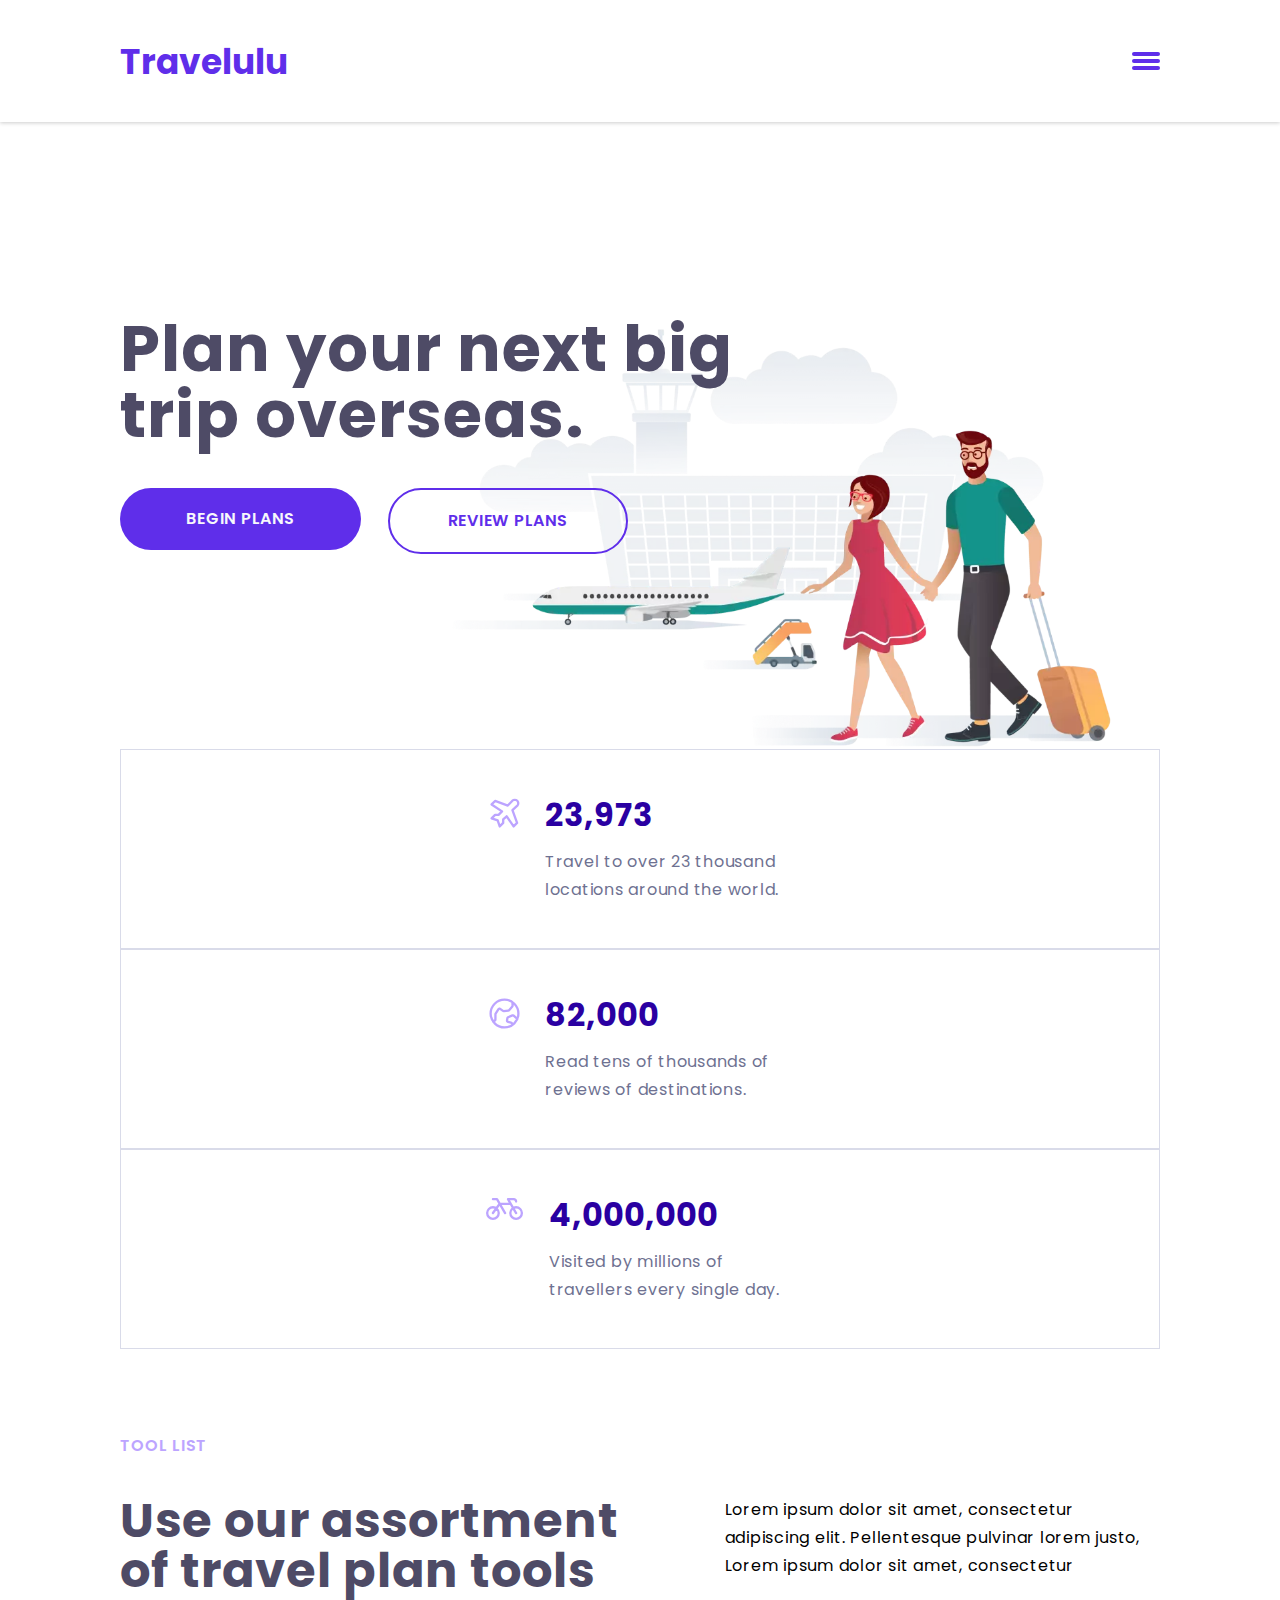
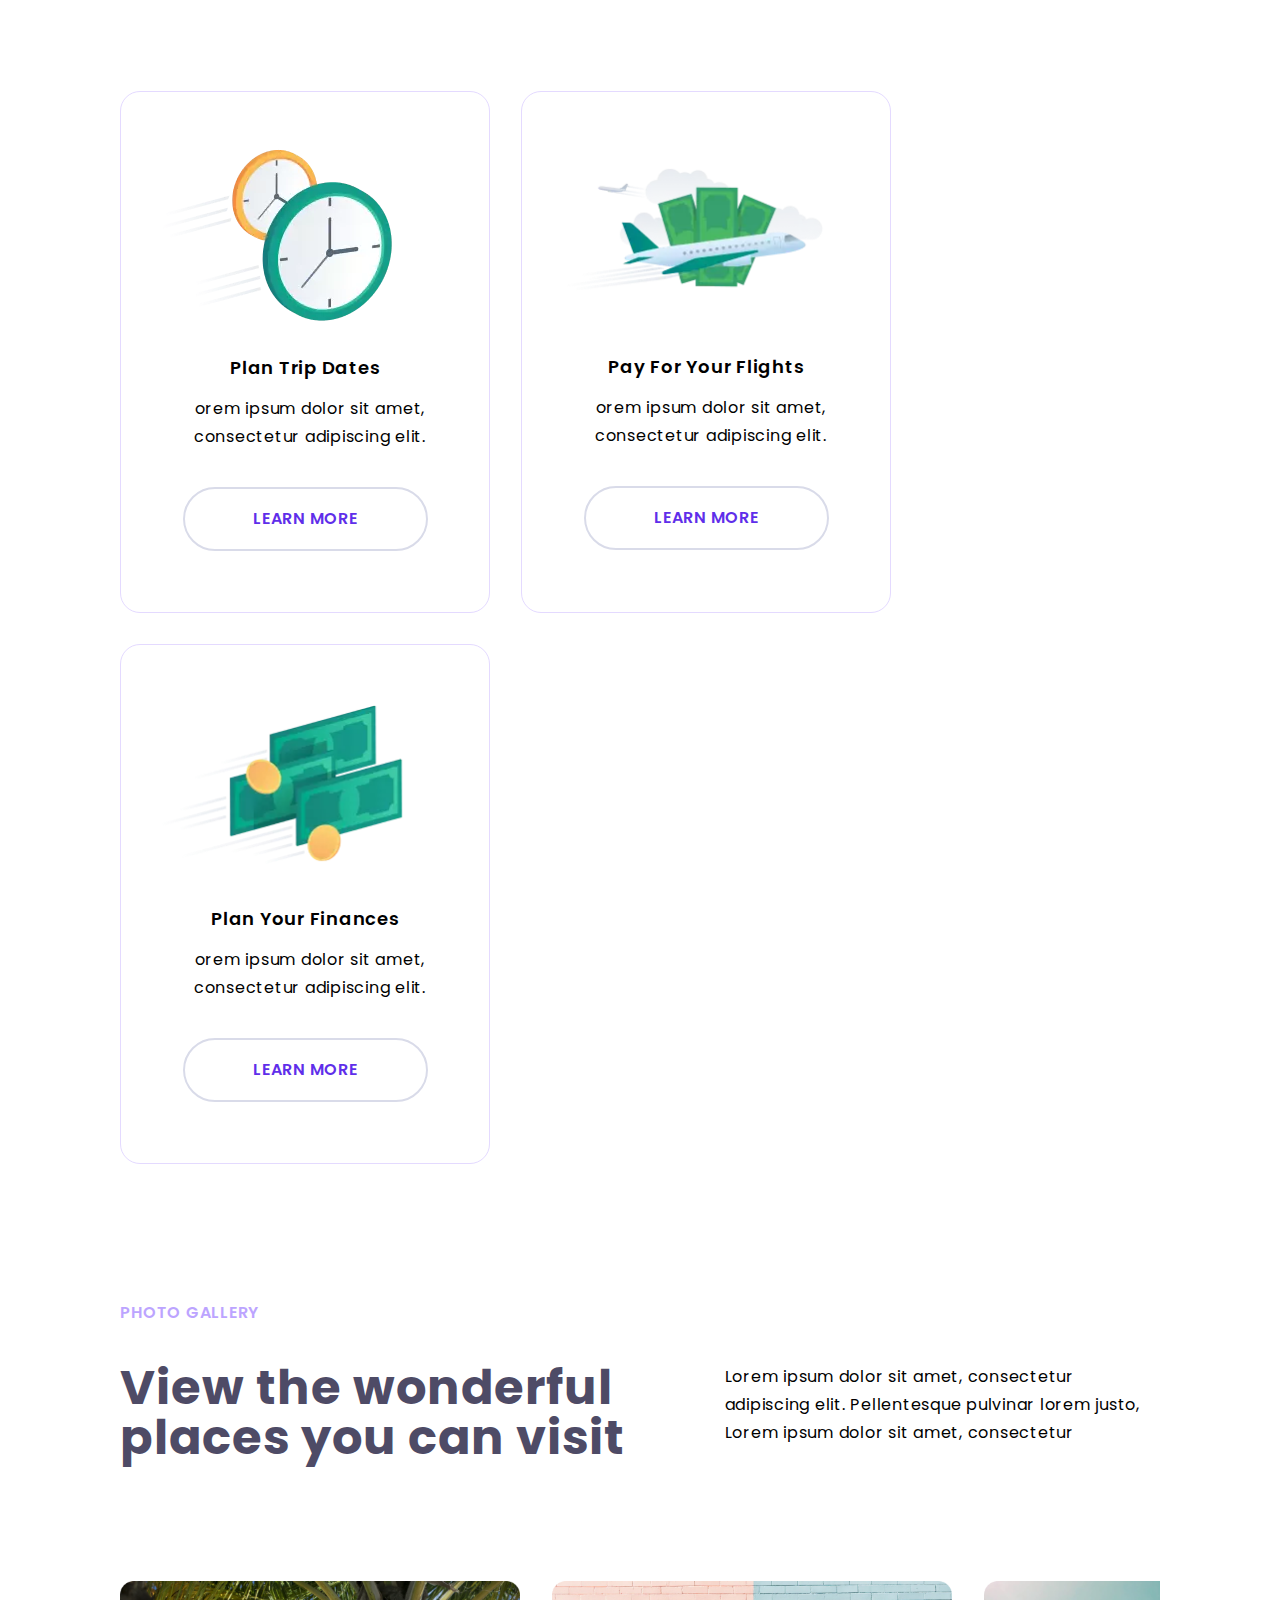
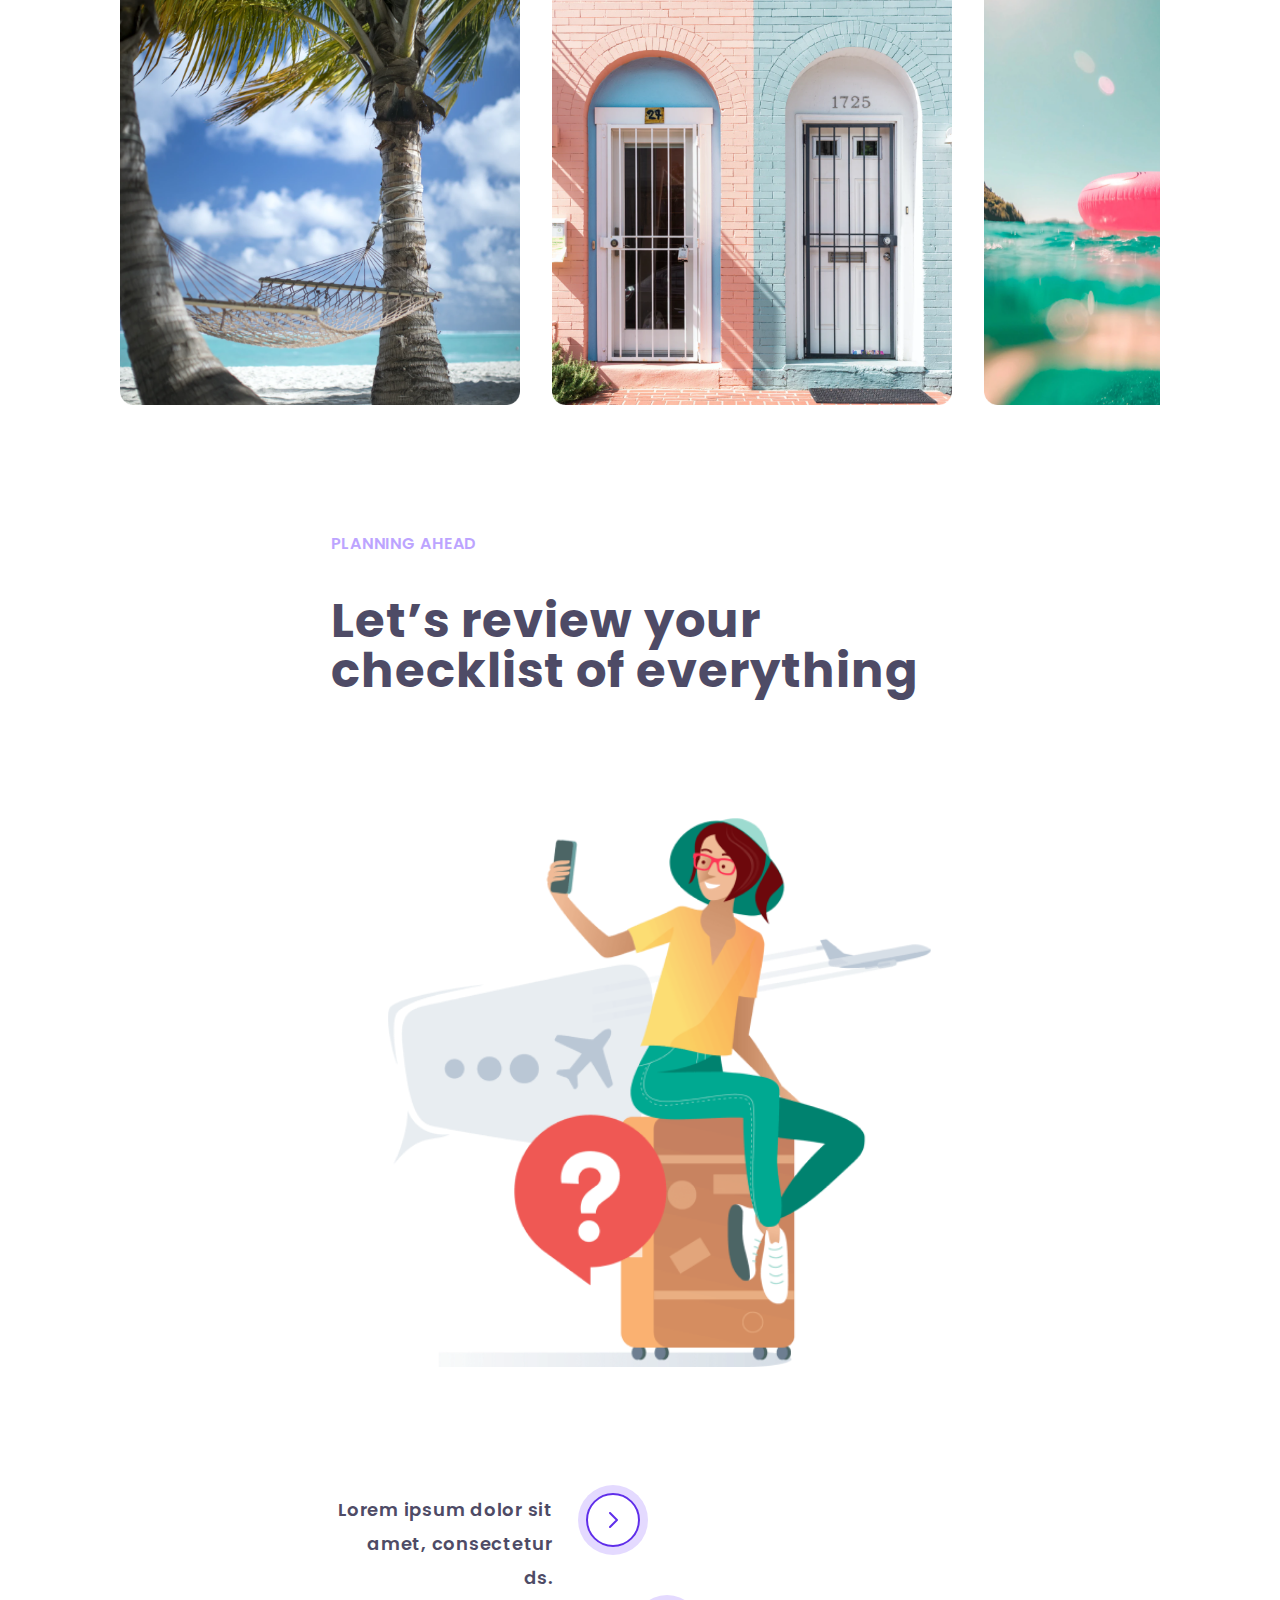
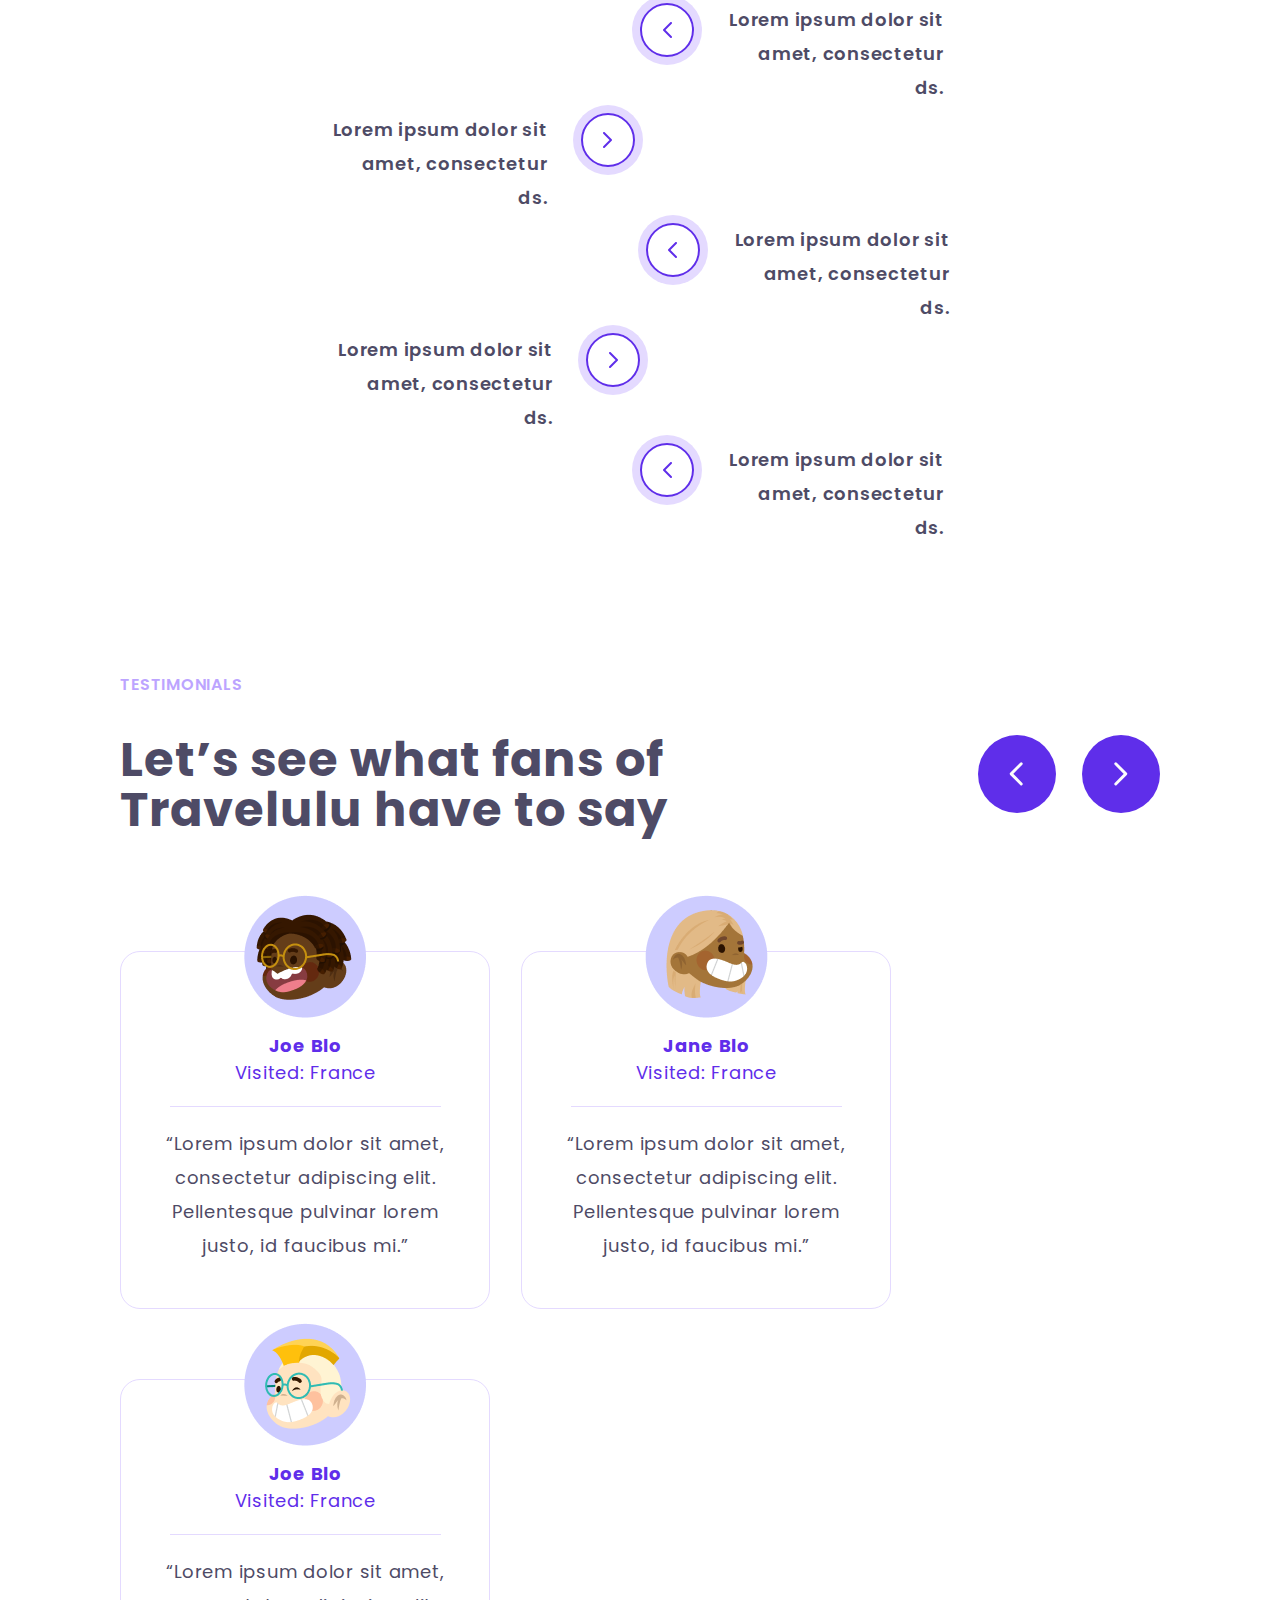
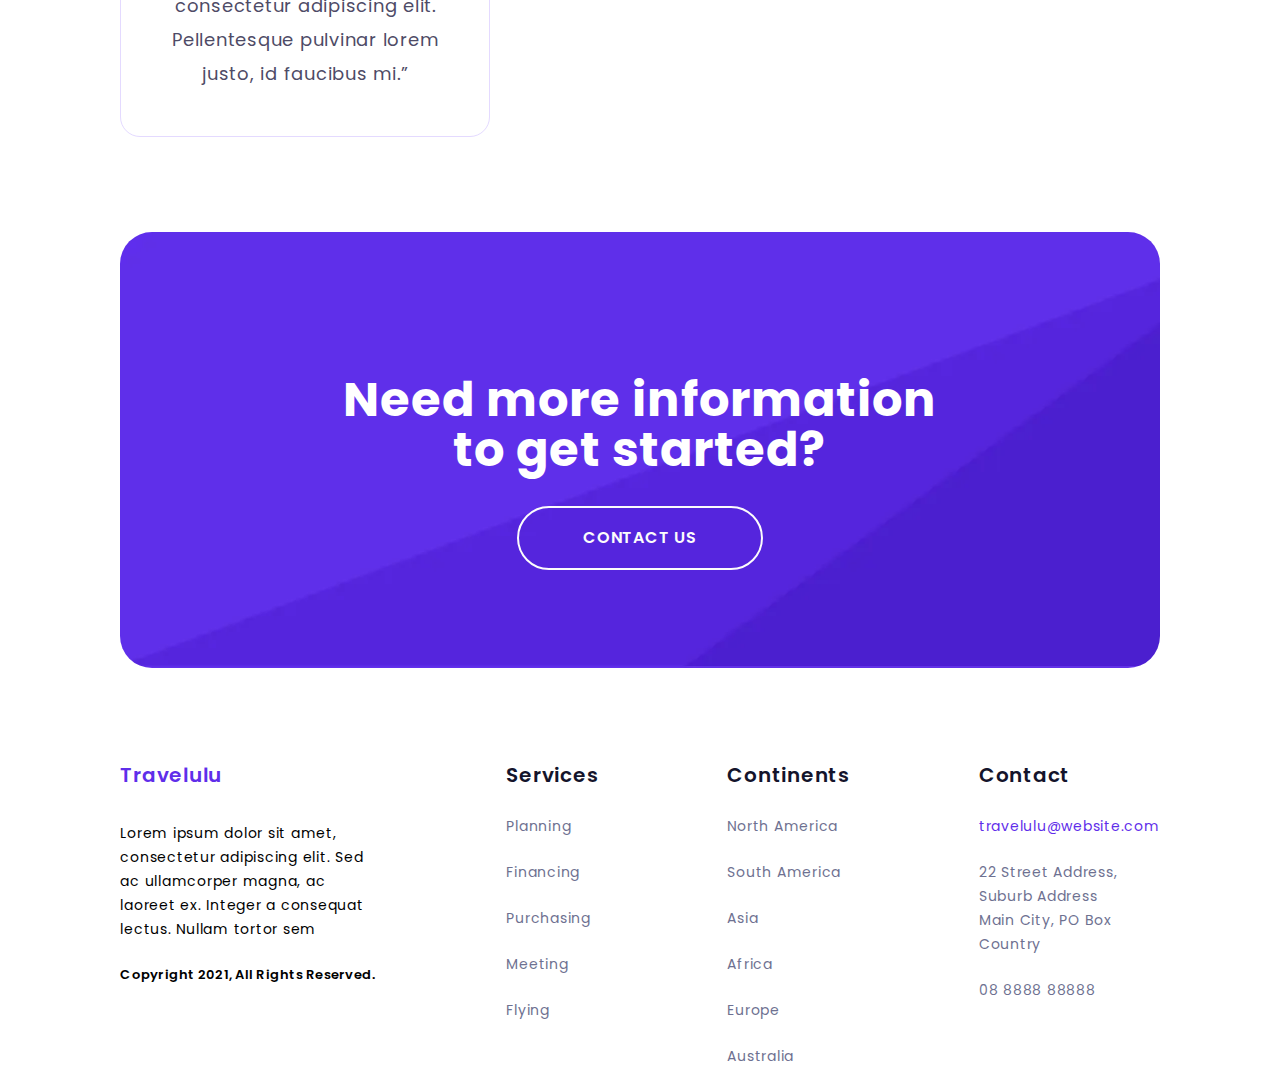
<file: index.html>
<!DOCTYPE html>
<html lang="en">
<head>
    <meta charset="UTF-8">
    <meta name="viewport" content="width=device-width, initial-scale=1.0">
    <link rel="preconnect" href="https://fonts.googleapis.com">
    <link rel="preconnect" href="https://fonts.gstatic.com" crossorigin>
    <link href="https://fonts.googleapis.com/css2?family=Poppins:wght@400;500;600;700&display=swap" rel="stylesheet">
    <link rel="stylesheet" href="css/style.css">
    <title>main page</title>
</head>
<body>
    <header>
        <div class="container">
            <nav>
                <p class="logo header-logo"><a href="index.html" target="_blank" rel="noopener noreferrer">Travelulu</a></p>
                <div class="menu">
                    <svg width="28" height="18" viewBox="0 0 28 18" fill="none" xmlns="http://www.w3.org/2000/svg">
                    <rect width="28" height="4" rx="2" fill="#5F2EEA"/>
                    <rect y="7" width="28" height="4" rx="2" fill="#5F2EEA"/>
                    <rect y="14" width="28" height="4" rx="2" fill="#5F2EEA"/>
                    </svg>
                    <ul class="menu-list">
                        <li class="menu__item"><p class="logo menu-logo"><a href="index.html">Travelulu</a></p>
                            <svg width="24" height="24" viewBox="0 0 24 24" fill="none" xmlns="http://www.w3.org/2000/svg">
                                <rect x="3.51465" y="0.686279" width="28" height="4" rx="2" transform="rotate(45 3.51465 0.686279)" fill="#F3EFFF"/>
                                <rect width="28" height="4" rx="2" transform="matrix(-0.707107 0.707107 0.707107 0.707107 20.4863 0.686279)" fill="#F3EFFF"/>
                            </svg>
                        </li>
                        <li class="menu__item"><a class="menu__link" href="#home">Home</a></li>
                        <li class="menu__item">
                            <svg width="9" height="16" viewBox="0 0 9 16" fill="none" xmlns="http://www.w3.org/2000/svg">
                                <rect x="1.09277" width="10.8204" height="1.54577" rx="0.772885" transform="rotate(45 1.09277 0)" fill="#F3EFFF"/>
                                <rect width="10.8204" height="1.54577" rx="0.772885" transform="matrix(-0.707107 0.707107 0.707107 0.707107 7.65137 6.56958)" fill="#F3EFFF"/>
                            </svg>
                            <a class="menu__link menu__title" href="#services">
                            Services
                            </a>
                            <ul class="sub-menu">
                                <li><a href="#services">Planning</a></li>
                                <li><a href="#services">Financing</a></li>
                                <li><a href="#services">Purchasing</a></li>
                                <li><a href="#services">Reviewing</a></li>
                                <li><a href="#services">Flying</a></li>
                            </ul>
                        </li>
                        <li class="menu__item">
                            <svg width="9" height="16" viewBox="0 0 9 16" fill="none" xmlns="http://www.w3.org/2000/svg">
                                <rect x="1.09277" width="10.8204" height="1.54577" rx="0.772885" transform="rotate(45 1.09277 0)" fill="#F3EFFF"/>
                                <rect width="10.8204" height="1.54577" rx="0.772885" transform="matrix(-0.707107 0.707107 0.707107 0.707107 7.65137 6.56958)" fill="#F3EFFF"/>
                            </svg>
                            <a class="menu__link menu__title" href="#continents">
                            Continents
                            </a>
                            <ul class="sub-menu">
                                <li><a href="#continents">North America</a></li>
                                <li><a href="#continents">South America</a></li>
                                <li><a href="#continents">Asia</a></li>
                                <li><a href="#continents">Africa</a></li>
                                <li><a href="#continents">Europe</a></li>
                                <li><a href="#continents">Australia</a></li>
                            </ul>
                        </li>
                        <li class="menu__item"><a class="menu__link" href="#contact">Contact</a></li>
                        <li class="menu__item"><a class="menu__link" href="#privacy">Privacy</a></li>
                    </ul>
                </div>
            </nav>    
        </div>
    </header>

    <section class="home">
        <div class="container">
            <div class="home__section" id="home">
                <h1 class="home__h1">Plan your next big trip overseas.</h1>
                <div class="button-group">
                    <form action="error.html" target="_blank">
                        <button class="simple-button simple-button-dark" aria-label="BEGIN PLANS">
                            BEGIN PLANS
                        </button>
                    </form>
                    <form action="error.html" target="_blank">
                        <button class="simple-button simple-button-light" aria-label="REVIEW PLANS">
                            REVIEW PLANS
                        </button>
                    </form>
                </div>
                <div class="home__image-bg"><img src="images/boarding.webp" alt="background"></div>
            </div>    
        </div>
        <div class="container-for-list">  
            <div class="home__list">
                <div class="home__item">
                    <svg width="30" height="30" viewBox="0 0 30 30" fill="none" xmlns="http://www.w3.org/2000/svg">
                        <path d="M27.3168 7.63287L22.4479 12.2046L27.0778 24.9369L23.6054 28.4093L16.6883 18.2844L13.1881 21.4645V24.9369L9.71564 28.4093L7.6622 22.3537L1.61328 20.307L5.08572 16.8345H8.55816L12.0306 13.3621L1.61328 6.41722L5.08572 2.94478L17.818 7.5747L22.406 2.7221L22.3075 2.80436C22.6298 2.48133 23.0126 2.225 23.4341 2.05003C23.8555 1.87505 24.3073 1.78486 24.7637 1.78461C25.22 1.78436 25.6719 1.87405 26.0935 2.04857C26.5152 2.22308 26.8983 2.47899 27.221 2.80166C27.5436 3.12433 27.7995 3.50744 27.9741 3.92908C28.1486 4.35072 28.2383 4.80263 28.238 5.25896C28.2378 5.71528 28.1476 6.16709 27.9726 6.58854C27.7976 7.00998 27.5413 7.39281 27.2183 7.71513L27.3168 7.63287Z" stroke="#BCA4FF" stroke-width="2.31496" stroke-linecap="round" stroke-linejoin="round"/>
                    </svg>
                        
                    <div class="home__item__text">
                        <h3 class="home__item__h1">23,973</h3>
                        <p class="home__item__p">Travel to over 23 thousand locations around the world.</p>
                    </div>
                </div>
                <div class="home__item">
                    <svg width="31" height="31" viewBox="0 0 31 31" fill="none" xmlns="http://www.w3.org/2000/svg">
                        <path d="M4.17346 23.5343L5.86306 22.5144C6.03278 22.4119 6.17335 22.2676 6.27128 22.0952C6.36921 21.9228 6.42122 21.7282 6.42233 21.5299L6.45168 16.3026C6.4529 16.0842 6.51589 15.8706 6.63337 15.6865L9.50429 11.1871C9.58915 11.0542 9.7003 10.9399 9.83091 10.8514C9.96152 10.763 10.1088 10.7021 10.2638 10.6726C10.4188 10.6432 10.5781 10.6457 10.7321 10.68C10.8861 10.7144 11.0314 10.7799 11.1592 10.8724L14.0031 12.9328C14.2439 13.1073 14.5427 13.1824 14.8375 13.1425L19.3922 12.5257C19.6716 12.4878 19.9276 12.3493 20.1121 12.1361L23.3179 8.43209C23.5125 8.20723 23.6131 7.91608 23.5988 7.61904L23.4298 4.10269M24.0653 26.4698L22.5126 24.914C22.3674 24.7685 22.186 24.6643 21.9871 24.6121L18.8824 23.7973C18.6068 23.725 18.3676 23.5536 18.2106 23.3159C18.0535 23.0782 17.9896 22.791 18.0311 22.5091L18.3761 20.1658C18.4052 19.968 18.4851 19.7811 18.6079 19.6234C18.7308 19.4656 18.8924 19.3423 19.077 19.2656L23.4827 17.4344C23.6862 17.3498 23.9097 17.3251 24.1267 17.3631C24.3438 17.4011 24.5455 17.5003 24.7082 17.6491L28.31 20.9433M29.4089 15.5197C29.4089 23.1908 23.1902 29.4095 15.5191 29.4095C7.84805 29.4095 1.62939 23.1908 1.62939 15.5197C1.62939 7.8486 7.84805 1.62994 15.5191 1.62994C23.1902 1.62994 29.4089 7.8486 29.4089 15.5197Z" stroke="#BCA4FF" stroke-width="2.31496" stroke-linecap="round" stroke-linejoin="round"/>
                    </svg>
                                                       
                    <div class="home__item__text">
                            <h3 class="home__item__h1">82,000</h3>
                            <p class="home__item__p">Read tens of thousands of reviews of destinations.</p>
                    </div>    
                </div>
                <div class="home__item">
                    <svg width="38" height="22" viewBox="0 0 38 22" fill="none" xmlns="http://www.w3.org/2000/svg">
                        <path d="M30.0943 3.4764C30.0943 2.86243 29.8504 2.27361 29.4163 1.83947C28.9821 1.40534 28.3933 1.16144 27.7794 1.16144H21.992L30.0943 15.0512M6.94529 1.16144H10.9965L19.0988 15.0512M24.6094 5.79138H13.6973L6.94529 15.0512M35.8815 15.0512C35.8815 18.2475 33.2904 20.8386 30.0942 20.8386C26.8979 20.8386 24.3068 18.2475 24.3068 15.0512C24.3068 11.8549 26.8979 9.2638 30.0942 9.2638C33.2904 9.2638 35.8815 11.8549 35.8815 15.0512ZM12.733 15.0512C12.733 18.2475 10.1419 20.8386 6.9456 20.8386C3.74931 20.8386 1.1582 18.2475 1.1582 15.0512C1.1582 11.8549 3.74931 9.2638 6.9456 9.2638C10.1419 9.2638 12.733 11.8549 12.733 15.0512Z" stroke="#BCA4FF" stroke-width="2.31496" stroke-linecap="round" stroke-linejoin="round"/>
                    </svg>    
                    <div class="home__item__text">
                        <h3 class="home__item__h1">4,000,000</h3>
                        <p class="home__item__p">Visited by millions of travellers every single day.</p>
                    </div>    
                </div>
            </div>
        </div> 
    </section>

    <section class="tool-list">
        <div class="container">
            <div class="tool-list__section">
                <p class="tool-list__name-section name-section">TOOL LIST</p>
                <div class="tool-list__text text">
                    <h2 class="text__h2">Use our assortment of travel plan tools</h2>
                    <p class="text__p">Lorem ipsum dolor sit amet, consectetur adipiscing elit. Pellentesque pulvinar lorem justo, Lorem ipsum dolor sit amet, consectetur </p>
                </div>
                <div class="tool-list__benefits benefits">
                    <div class="benefits__item">
                        <div class="benefits__item__photo"><img src="images/benefits-time.webp" alt="time"></div>
                        <h3 class="benefits__item__h3">Plan Trip Dates</h3>
                        <p class="benefits__item__p">orem ipsum dolor sit amet, consectetur adipiscing elit.</p>
                        <form action="error.html" target="_blank">
                            <button class="benefits__item__button" aria-label="LEARN MORE">LEARN MORE</button>
                        </form>
                    </div>
                    <div class="benefits__item">
                        <div class="benefits__item__photo"><img src="images/benefits-plane.webp" alt="plane"></div>
                        <h3 class="benefits__item__h3">Pay For Your Flights</h3>
                        <p class="benefits__item__p">orem ipsum dolor sit amet, consectetur adipiscing elit. </p>
                        <form action="error.html" target="_blank">
                            <button class="benefits__item__button" aria-label="LEARN MORE">LEARN MORE</button>
                        </form>
                    </div>
                    <div class="benefits__item">
                        <div class="benefits__item__photo"><img src="images/benefits-money.webp" alt="money"></div>
                        <h3 class="benefits__item__h3">Plan Your Finances</h3>
                        <p class="benefits__item__p">orem ipsum dolor sit amet, consectetur adipiscing elit. </p>
                        <form action="error.html" target="_blank">
                            <button class="benefits__item__button" aria-label="LEARN MORE">LEARN MORE</button>
                        </form>
                    </div>
                </div>
            </div>
        </div>
    </section>
    <section class="photo-gallery">
        <div class="container">
            <div class="photo-gallery__section">
                <p class="photo-gallery__name-section name-section">PHOTO GALLERY</p>
                <div class="photo-gallery__text text">
                    <h2 class="text__h2">View the wonderful places you can visit</h2>
                    <p class="text__p">Lorem ipsum dolor sit amet, consectetur adipiscing elit. Pellentesque pulvinar lorem justo, Lorem ipsum dolor sit amet, consectetur </p>
                </div>
                
                <div class="photo-gallery__photos photos">
                    <div class="photos__item"><img src="images/photos__item1.webp" alt="beach"></div>
                    <div class="photos__item"><img src="images/photos__item2.webp" alt="apartments"></div>
                    <div class="photos__item"><img src="images/photos__item3.webp" alt="pool"></div>
                </div>
            </div>
        </div>
    </section>
    
    <section class="planning-ahead">
        <div class="container">
            <div class="planning-ahead__text text">
                <p class="planning-ahead__name-section name-section">PLANNING AHEAD</p>
                <h2 class="text__h2">Let’s review your checklist of everything</h2>
            </div>
            
            <div class="planning-ahead__check-list check-list">
                <div class="planning-ahead__img"><img src="images/checklist-image.webp" alt="planning"></div>   
                <div class="check-list__item check-list__item-1">
                    <p class="check-list__item__p">Lorem ipsum dolor sit amet, consectetur ds.</p>
                    <form action="error.html" target="_blank">
                        <button class="check-list__item__button" aria-label="check list tips">
                            <svg width="9" height="16" viewBox="0 0 9 16" fill="none" xmlns="http://www.w3.org/2000/svg">
                                <path d="M1 1L7.96317 7.96317L1 14.9263" stroke="#5F2EEA" stroke-width="2" stroke-linecap="round" stroke-linejoin="round"/>
                            </svg>
                        </button>
                    </form>
                </div>
                <div class="check-list__item check-list__item-2">
                    <p class="check-list__item__p">Lorem ipsum dolor sit amet, consectetur ds.</p>
                    <form action="error.html" target="_blank">
                        <button class="check-list__item__button" aria-label="check list tips">
                            <svg width="9" height="16" viewBox="0 0 9 16" fill="none" xmlns="http://www.w3.org/2000/svg">
                                <path d="M1 1L7.96317 7.96317L1 14.9263" stroke="#5F2EEA" stroke-width="2" stroke-linecap="round" stroke-linejoin="round"/>
                            </svg>
                        </button>
                    </form>
                </div>
                <div class="check-list__item check-list__item-3">
                    <p class="check-list__item__p">Lorem ipsum dolor sit amet, consectetur ds.</p>
                    <form action="error.html" target="_blank">
                        <button class="check-list__item__button" aria-label="check list tips">
                            <svg width="9" height="16" viewBox="0 0 9 16" fill="none" xmlns="http://www.w3.org/2000/svg">
                                <path d="M1 1L7.96317 7.96317L1 14.9263" stroke="#5F2EEA" stroke-width="2" stroke-linecap="round" stroke-linejoin="round"/>
                            </svg>
                        </button>
                    </form>
                </div>
                    
                <div class="check-list__item check-list__item-4">
                    <form action="error.html" target="_blank">
                        <button class="check-list__item__button" aria-label="check list tips">
                            <svg width="9" height="16" viewBox="0 0 9 16" fill="none" xmlns="http://www.w3.org/2000/svg">
                                <path d="M8 1L1.03683 7.96317L8 14.9263" stroke="#5F2EEA" stroke-width="2" stroke-linecap="round" stroke-linejoin="round"/>
                            </svg>
                        </button>
                    </form>
                    <p class="check-list__item__p">Lorem ipsum dolor sit amet, consectetur ds.</p>
                </div>
                <div class="check-list__item check-list__item-5">
                    <form action="error.html" target="_blank">
                        <button class="check-list__item__button" aria-label="check list tips">
                            <svg width="9" height="16" viewBox="0 0 9 16" fill="none" xmlns="http://www.w3.org/2000/svg">
                                <path d="M8 1L1.03683 7.96317L8 14.9263" stroke="#5F2EEA" stroke-width="2" stroke-linecap="round" stroke-linejoin="round"/>
                            </svg>
                        </button>
                    </form>
                    <p class="check-list__item__p">Lorem ipsum dolor sit amet, consectetur ds.</p>
                </div>
                <div class="check-list__item check-list__item-6">
                    <form action="error.html" target="_blank">
                        <button class="check-list__item__button" aria-label="check list tips">
                            <svg width="9" height="16" viewBox="0 0 9 16" fill="none" xmlns="http://www.w3.org/2000/svg">
                                <path d="M8 1L1.03683 7.96317L8 14.9263" stroke="#5F2EEA" stroke-width="2" stroke-linecap="round" stroke-linejoin="round"/>
                            </svg>
                        </button>
                    </form>
                    <p class="check-list__item__p">Lorem ipsum dolor sit amet, consectetur ds.</p>
                </div>     
            </div>
        </div>
    </section>
  <section class="testimonials">
    <div class="container">
        <div class="testimonials__section">
            <div class="testimonials__name-section name-section">TESTIMONIALS</div>
            <div class="testimonials__text text">
                <h2 class="text__h2">Let’s see what fans of Travelulu have to say</h2>
                <div class="testimonials__text__button-group">
                    <button class="testimonials__text__button" aria-label="navigation">
                        <svg width="36" height="36" viewBox="0 0 36 36" fill="none" xmlns="http://www.w3.org/2000/svg">
                            <path d="M22.2461 7.83105L12.2083 17.8689L22.2461 27.9067" stroke="#FCFCFC" stroke-width="2.88311" stroke-linecap="round" stroke-linejoin="round"/>
                            </svg>
                    </button>
                    <button class="testimonials__text__button" aria-label="navigation">
                        <svg width="14" height="24" viewBox="0 0 14 24" fill="none" xmlns="http://www.w3.org/2000/svg">
                            <path d="M1.75391 1.83105L11.7917 11.8689L1.75391 21.9067" stroke="#FCFCFC" stroke-width="2.88311" stroke-linecap="round" stroke-linejoin="round"/>
                            </svg>
                    </button>
                </div>
            </div>
            <div class="testimonials__benefits benefits">
                <div class="benefits__item">
                    <div class="benefits__item__photo"><img src="images/Testimonials-Avatarface1.webp" alt="Avatarface1"></div>
                    <h3 class="benefits__item__h3"><b>Joe Blo</b>
                        Visited: France
                    </h3>
                    <svg width="271" height="1" viewBox="0 0 271 1" fill="none" xmlns="http://www.w3.org/2000/svg">
                        <line y1="0.5" x2="271" y2="0.5" stroke="#E4DAFF"/>
                    </svg>
                    <p class="benefits__item__p">“Lorem ipsum dolor sit amet, consectetur adipiscing elit. Pellentesque pulvinar lorem justo, id faucibus mi.”</p>
                </div>
                <div class="benefits__item">
                    <div class="benefits__item__photo"><img src="images/Testimonials-Avatarface2.webp" alt="Avatarface1"></div>
                    <h3 class="benefits__item__h3"><b>Jane Blo</b>
                        Visited: France
                    </h3>
                    <svg width="271" height="1" viewBox="0 0 271 1" fill="none" xmlns="http://www.w3.org/2000/svg">
                        <line y1="0.5" x2="271" y2="0.5" stroke="#E4DAFF"/>
                    </svg>
                    <p class="benefits__item__p">“Lorem ipsum dolor sit amet, consectetur adipiscing elit. Pellentesque pulvinar lorem justo, id faucibus mi.”</p>
                </div>
                <div class="benefits__item">
                    <div class="benefits__item__photo"><img src="images/Testimonials-Avatarface3.webp" alt="Avatarface1"></div>
                    <h3 class="benefits__item__h3"><b>Joe Blo</b>
                        Visited: France
                    </h3>
                    <svg width="271" height="1" viewBox="0 0 271 1" fill="none" xmlns="http://www.w3.org/2000/svg">
                        <line y1="0.5" x2="271" y2="0.5" stroke="#E4DAFF"/>
                    </svg>
                    <p class="benefits__item__p">“Lorem ipsum dolor sit amet, consectetur adipiscing elit. Pellentesque pulvinar lorem justo, id faucibus mi.”</p>
                </div>
           </div>
        </div>
    </div>
  </section>
  <section class="contact-box">
    <div class="container">
        <div class="contact-box__section">
            <h1 class="contact-box__h1">Need more information to get started?</h1>
            <form action="error.html" target="_blank">
                <button class="simple-button simple-button-white" aria-label="CONTACT US">
                CONTACT US
                </button>
            </form>
        </div>
    </div>
  </section>
  <footer>
    <div class="container">
        <nav>
            <ul class="footer-list privacy-list" id="privacy">
                <li class="footer-list__item">
                    <p class="logo footer-logo"><a href="index.html" target="_blank" rel="noopener noreferrer">Travelulu</a></p>
                </li>
                <li class="footer-list__item"><a href="#">Lorem ipsum dolor sit amet, consectetur adipiscing elit. Sed ac ullamcorper magna, ac laoreet ex. Integer a consequat lectus. Nullam tortor sem</a></li>
                <li class="footer-list__item"><a href="#">Copyright 2021, All Rights Reserved.</a></li>
            </ul>
            <ul class="footer-list">
                <li class="footer-list__item" id="services"><a href="#">Services</a></li>
                <li class="footer-list__item"><a href="#">Planning</a></li>
                <li class="footer-list__item"><a href="#">Financing</a></li>
                <li class="footer-list__item"><a href="#">Purchasing</a></li>
                <li class="footer-list__item"><a href="#">Meeting</a></li>
                <li class="footer-list__item"><a href="#">Flying</a></li>
            </ul>
            <ul class="footer-list" id="continents">
                <li class="footer-list__item"><a href="#">Continents</a></li>
                <li class="footer-list__item"><a href="#">North America</a></li>
                <li class="footer-list__item"><a href="#">South America</a></li>
                <li class="footer-list__item"><a href="#">Asia</a></li>
                <li class="footer-list__item"><a href="#">Africa</a></li>
                <li class="footer-list__item"><a href="#">Europe</a></li>
                <li class="footer-list__item"><a href="#">Australia</a></li>
            </ul>
            <ul class="footer-list contact-list">
                <li class="footer-list__item"><a href="#">Contact</a></li>
                <li class="footer-list__item"><a class="footer-list__link" href="mailto:travelulu@website.com">travelulu@website.com</a></li>
                <li class="footer-list__item"><a href="https://clck.ru/374hWU=Адрес" target="_blank">22 Street Address,
                    Suburb Address
                    Main City, PO Box
                    Country</a></li>
                <li class="footer-list__item" id="contact"><a class="footer-list__link" href="tel:08888888888">08 8888 88888</a></li>
            </ul>
        </nav>   
    </div>
  </footer> 
</body>
</html>
</file>
<file: css/style.css>
*{
    margin: 0;
    padding: 0;
}
html {
    scroll-behavior: smooth;
}
.container{
    max-width: 81.2%;
    margin: 0 auto;
}
ul{
    list-style: none;
}
a{
    text-decoration: none;
    color: inherit;
}

header{
    padding: 35px 0px 32px;
    box-shadow: 0 1px 4px rgba(0, 0, 0, 0.2); 
}
nav{
    display: flex;
}
header nav{
    justify-content: space-between;
    align-items: center;
}
.logo{
    font-family: Poppins;
    font-style: normal;
    font-weight: 700;
    font-size: 2.14844rem;
    line-height: 3.4375rem;
    color: #5F2EEA;
}
.menu{
    position: relative;
}
.menu-logo{
    color: #FCFCFC;
    margin: 0 125px 0 45px;
}
.menu-list{ 
    display: none;
    z-index: 2;
    position: absolute;
    top: -50px;
    right: -130px;
    background-color: #2A00A2;
    color:  #F3EFFF;
}
.menu:hover .menu-list{
    display: block;
}
.menu__item{
    padding: 29px 0 29px 95px;
}
.menu__item:first-child{
    display: flex;
    align-items: center;
    padding: 34px 0 26px;
    box-shadow: 0 0px 2px #BCA4FF;
}
.menu__item:first-child svg{
   margin-right: 30px;
}
.menu__item:hover{
    background-color: #5F2EEA;
}
.menu__link {
    color:  #F3EFFF;
    font-family: Poppins;
    font-size: 1.25rem;
    font-style: normal;
    font-weight: 600;
    line-height: 2rem; /* 160% */
    letter-spacing: 0.04688rem;
}
.menu__item:nth-child(3) ,.menu__item:nth-child(4){
    padding-left: 57px;
    position: relative;
    
}
.menu__item:nth-child(3) svg,.menu__item:nth-child(4) svg{
    margin-right:27px;
}
.sub-menu {
    margin-left: 39px;
    max-height: 0;
    overflow: hidden;
    transition: max-height 0.3s ease;
    background-color: #5F2EEA;
}
.menu__title:hover + .sub-menu {
    max-height: 431px;
}
.sub-menu li{
    margin:0 0 38px 0 ;
    color: #EFF0F6;
    font-family: Poppins;
    font-size: 1rem;
    font-style: normal;
    font-weight: 400;
    line-height: 1.75rem;
    letter-spacing: 0.04688rem;
}
.sub-menu li:first-child{
    margin-top:36px;
}
.home{
    overflow: hidden;
    position: relative;
    padding: 194px 0px 83px;
}
.home__section{
    display: flex;
    flex-direction: column;
    row-gap: 40px;
}
.home__image-bg{
    position: absolute;
    left: 31.5%;
    top: 1.5%;
}
.home__h1{
    z-index: 1;
    max-width: 700px;
    color: #4E4B66;
    font-family: Poppins;
    font-size: 4rem;
    font-style: normal;
    font-weight: 700;
    line-height: 4.125rem; /* 103.125% */
    letter-spacing: 0.0625rem;
}
.button-group{
    display: flex;
    flex-wrap: wrap;
    gap: 27px;
    padding-bottom: 195px;
}

button{
    border: none;
    font-family: Poppins;
    font-size: 1rem;
    font-style: normal;
    font-weight: 600;
    line-height: 1.75rem; /* 175% */
    letter-spacing: 0.04688rem;
}
.simple-button{
    padding: 17px 66px;
    border-radius: 40px;
    flex-shrink: 0;
}
.simple-button-dark{
    background-color: #5F2EEA;
    color: #F7F7FC;
}
.simple-button-light{
    padding: 17px 58px;
    background-color: transparent;
    border: 2px solid #5F2EEA;
    color: #5F2EEA;
}

.home__list{
    display: grid;
    grid-template-columns: 484px 474px 484px; 
    grid-template-rows: 200px;
}

.home__item{
    border: 1px solid #D9DBE9;
    padding: 48px 0 0;
    display: flex;
    column-gap: 25px;
}
.home__item:first-child{
    padding-left: 134px;
}
.home__item:nth-child(2){
    padding-left:90px;
}
.home__item:last-child{
    padding-left: 63px;
}

.home__item__text{
    display: flex;
    flex-direction: column;
    row-gap: 16px;
}
.home__item__h1{
    display: flex;
    align-items: center;
    
    color: #2A00A2;
    font-family: Poppins;
    font-size: 2rem;
    font-style: normal;
    font-weight: 700;
    line-height: 2.125rem; /* 106.25% */
    letter-spacing: 0.0625rem;
}
.home__item__p{
    max-width: 245px;
    color:#6E7191;
    font-family: Poppins;
    font-size: 1rem;
    font-style: normal;
    font-weight: 400;
    line-height: 1.75rem; /* 175% */
    letter-spacing: 0.04688rem;
}
.tool-list{
    padding:0 0px 135px;
}
.tool-list__section{
    display: flex;
    flex-direction: column;
}
.name-section{
    padding-bottom: 36px;
    color:  #BCA4FF;
    font-family: Poppins;
    font-size: 1rem;
    font-style: normal;
    font-weight: 600;
    line-height: 1.75rem; /* 175% */
    letter-spacing: 0.04688rem;
    text-transform: uppercase;
}

.text{
    display: flex;
    justify-content: space-between;
    flex-wrap: wrap;
    row-gap: 38px;
}
.tool-list__text{
    padding-bottom: 95px;
}
.text__h2{
    max-width: 515px;
    color:  #4E4B66;
    font-family: Poppins;
    font-size: 3rem;
    font-style: normal;
    font-weight: 700;
    line-height: 3.125rem; /* 104.167% */
    letter-spacing: 0.0625rem;
}
.text__p{
    max-width: 435px;
    color: #000;
    font-family: Poppins;
    font-size: 1rem;
    font-style: normal;
    font-weight: 400;
    line-height: 1.75rem; /* 175% */
    letter-spacing: 0.04688rem;
}
.benefits{
    display: flex;
    gap: 31px;
}
.benefits__item{
    display: flex;
    flex-direction: column;
    align-items: center;
    border-radius: 20px;
    border: 1px solid #E4DAFF;
}
.tool-list__benefits .benefits__item{
    padding: 53px 32.5px 61px;
}
.tool-list__benefits .benefits__item__photo{
    max-width: 303px;
    padding-bottom: 22px;
}
.benefits__item__photo img{
    width: 100%;
}
.tool-list__benefits .benefits__item__h3{
    padding-bottom: 10px;
    margin-left: 23px;
    color: #000;
    font-family: Poppins;
    font-size: 1.125rem;
    font-style: normal;
    font-weight: 600;
    line-height: 2.125rem; /* 188.889% */
    letter-spacing: 0.04688rem;
}
.benefits__item__p{
    font-family: Poppins;
    font-size: 16px;
    font-style: normal;
    font-weight: 400;
    line-height: 28px; /* 175% */
    letter-spacing: 0.75px;
}
.tool-list__benefits .benefits__item__p{
    max-width: 245px;
    margin-left: 9px;
    padding-bottom: 36px;
    color: #000;
}
.benefits__item__button{
    background-color: transparent;
    border: 2px solid #D9DBE9;
    padding: 16px 68px;
    color:  #5F2EEA;
    border-radius: 40px;
}
.benefits__item__button:hover{
    color: #FCFCFC;
    background-color: #5F2EEA;
}
.photo-gallery{
    padding:0 0px 121px;
}
.photo-gallery__section{
    display: flex;
    flex-direction: column;
}
.photo-gallery__text{
    padding-bottom: 118px;
}
.photo-gallery__photos{
    display: flex;
    gap: 32px;
    overflow-x: scroll;
}
.photo-gallery__photos > .photos__item{
    border-radius: 20px;
    border: none;
    max-width: 100%;
}
.photos__item img{
    width: 569px;
}

.planning-ahead{
    padding:0 0px 126px ;
    display: flex;
    flex-wrap: wrap;
    justify-content: center;
}

.planning-ahead__text{
    flex-direction: column;
    align-items: center;
    padding-bottom: 122px;
}
.planning-ahead__name-section {
    padding: 0;
}
.planning-ahead__text>.text__h2{
    max-width: 619px;
    text-align: center;
}
.check-list__item__button{
    display: flex;
    align-items: center;
    justify-content: center;
    width: 54px;
    height: 54px;
    border-radius: 100%;
    border: 2px solid #5F2EEA;
    background-color: transparent;
    box-shadow: 0 0 0px 8px #E4DAFF;
}
.check-list__item__button:hover{
    box-shadow: 0 0 10px 8px  #5F2EEA;
    border: 2px solid #E4DAFF;
}

.planning-ahead__check-list {
  display: grid;
  grid-template-columns:350px 474px 349px;
  grid-template-rows: 182px 175px 155px;
  grid-template-areas: 'item1 image item4'
  'item2 image item5'
  'item3 image item6';
}
.planning-ahead__img{
    max-width: 506px;
    grid-area: image;
}
.planning-ahead__img img{
    width: 108%;
}
.check-list__item-1{
    grid-area: item1;
}
.check-list__item-2{
    grid-area: item2;
}
.check-list__item-3{
    grid-area: item3;
}
.check-list__item-4{
    grid-area: item4;
}
.check-list__item-5{
    grid-area: item5;
}
.check-list__item-6{
    grid-area: item6;
}
.check-list__item-1, .check-list__item-3, .check-list__item-5{
    justify-content: end;
}

.check-list__item{
    display: flex;
    flex-wrap: wrap;
    gap: 33px;
}

.check-list__item__p{
    max-width: 217px;
    color: #4E4B66;
    text-align: right;
    font-family: Poppins;
    font-size: 1.125rem;
    font-style: normal;
    font-weight: 600;
    line-height: 2.125rem; /* 188.889% */
    letter-spacing: 0.04688rem;
}
.testimonials__section{
    display: flex;
    flex-direction: column;
    padding-bottom: 95px;
}
.testimonials__text{
    padding-bottom: 116px;
}
.testimonials__text .text__h2{
    max-width: 577px;
}
.testimonials__text__button-group{
    display: flex;
    column-gap: 26.31px;
}
.testimonials__text__button{
    display: flex;
    justify-content: center;
    align-items: center;
    background-color: #5F2EEA;
    width: 77.84px;
    height: 77.84px;
    border-radius: 100%;
}
.testimonials__text__button:hover{
    background-color: #BCA4FF;
}
.testimonials__benefits .benefits__item{
    position: relative;
    row-gap: 20px;
    padding: 80px 32.5px 45px;
}
.testimonials__benefits .benefits__item__photo{
    position: absolute;
    top: -16%;
}
.testimonials__benefits .benefits__item__h3{
    max-width: 142px;
    text-align: center;
    color: #5F2EEA;
    font-feature-settings: 'clig' off, 'liga' off;
    font-family: Poppins;
    font-size: 1.125rem;
    font-style: normal;
    font-weight: 400;
    line-height: 1.6875rem;
    letter-spacing: 0.04688rem;
}

.testimonials__benefits .benefits__item__p{
    max-width: 303px;
    color: #4E4B66;
    text-align: center;
    font-family: Poppins;
    font-size: 1.125rem;
    font-style: normal;
    font-weight: 400;
    line-height: 2.125rem; /* 188.889% */
    letter-spacing: 0.04688rem;
}
.contact-box__section{
    background-image: url(../images/bgcontactbox.webp);
    background-color: #2A00A2;
    background-repeat: no-repeat;
    background-size: cover;
    padding: 143px 0 98px;
    margin-bottom: 91px;
    border-radius: 32px;
    display: flex;
    flex-direction: column;
    align-items: center;
}
.contact-box__h1{
    max-width: 605px;
    padding-bottom: 31px;
    color: #FFF;
    text-align: center;
    font-family: Poppins;
    font-size: 3rem;
    font-style: normal;
    font-weight: 700;
    line-height: 3.125rem; /* 104.167% */
    letter-spacing: 0.0625rem;
}
.simple-button-white{
    padding: 16px 64px;
    background-color: transparent;
    border: 2px solid #FCFCFC;
    color:#FCFCFC; 
}
.simple-button:hover{
    box-shadow: 0 0 0px 8px #E4DAFF;
}

.footer-logo{
    font-size: 1.25rem;
    font-weight: 600;
    line-height: 2rem; /* 160% */
    letter-spacing: 0.04688rem;
}
.footer-list{
    color:  #6E7191;
    font-family: Poppins;
    font-size: 0.875rem;
    font-style: normal;
    font-weight: 400;
    line-height: 1.5rem; /* 171.429% */
    letter-spacing: 0.04688rem;
}
.footer-list:nth-child(2){
    margin-right: 154px;
}
.footer-list:nth-child(3){
    margin-right: 151px;
}

.footer-list__item{
    margin-bottom: 22px;
}
.footer-list__item:hover{
    color: #5F2EEA;
}
.footer-list__item:first-child{
    margin-bottom: 23px;
    color:  #14142B;
    font-size: 1.25rem;
    font-weight: 600;
    line-height: 2rem; /* 160% */
}
.privacy-list{
    margin-right: 209px;
}
.privacy-list li:first-child{
    margin-bottom: 30px;
}
.privacy-list li:nth-child(2){
    margin-bottom: 23px;
    max-width: 257px;
    color: #000;
}
.privacy-list li:nth-child(3){
    color: #000;
    font-size: 0.8125rem;
    font-weight: 600;
    line-height: 1.375rem; /* 169.231% */
    letter-spacing: 0.01563rem;
}
.contact-list li:nth-child(2){
    color:#5F2EEA;
}
.contact-list li:nth-child(3){
    max-width: 145px;
}
@media (max-width: 1400px){
    .home__section{
        background-image: url(../images/boarding.webp);
        background-repeat: no-repeat;
        background-size: 70%;
        background-position: bottom right;
    }
    .home__image-bg{
        display: none;
    }
    .container-for-list{
        max-width: 81.2%;
        margin: 0 auto;
    }
    .home__list{
        grid-template-rows: repeat(3,200px);
        grid-template-columns: 1fr;
    }
    .home__item:first-child,.home__item:last-child,.home__item:nth-child(2){  
        padding: 48px 0 0 0;  
        justify-content: center;}
    .benefits{
        flex-wrap: wrap;
    }
    .tool-list__benefits .benefits__item__h3 {
        margin-left: 0;;
    }
    .benefits__item__p{
        text-align: center;
    }
    .planning-ahead__text{
        align-items: flex-start;
    } 
    .planning-ahead__text>.text__h2{
        text-align: start;
    }
    .photos__item img {
        width: 400px;
    }
    .planning-ahead__check-list{
        grid-template-columns: 1fr 1fr;
        grid-template-rows: auto repeat(5,110px);
        grid-template-areas: 'image image'
        'item1 .'
        '. item4'
        'item2 .'
        '. item5'
        'item3 .'
        '. item6';
    } 
    .planning-ahead__img{
        justify-self: center;
        margin-bottom: 122px;
    }  
    .testimonials__benefits{
        row-gap: 70px;
    }
    .footer-list:nth-child(2),.footer-list:nth-child(3),.privacy-list{
        margin: 0;
    }
    footer nav {
        justify-content: space-between;
    }
}
@media (max-width: 1200px){
    .benefits{
        justify-content: center;
    }
    .photo-gallery__photos{
        flex-direction: column;
        align-items: center;
    }
}
@media (max-width: 992px) and (min-width:768px){
    .footer-list{
        font-size: 0.675rem;
    }
    .privacy-list li:nth-child(2){
         max-width: 177px;
    }
    .privacy-list li:nth-child(3){
        font-size: 0.6125rem;
    }
    .footer-list__item:first-child{
        font-size: 1.05rem;
    }
}
@media (max-width: 768px){
    .home {
        padding: 31px 0 43px;
    }
    .home__section{
        background-position: top center;
        background-size: 100%;
    }
    .home__h1{
        margin-top: 60%;
    }
    .button-group{
    padding-bottom: 87px;
    }
    .photos__item img{
        width: 400px;
    }
    .button-group form{
        display: flex;
        flex-grow: 1;
    }
    .simple-button{
        flex-grow: 1;
    }
    .planning-ahead__check-list{
        grid-template-columns: 1fr;
        grid-template-rows: auto repeat(5,110px);
        grid-template-areas: 'image'
        'item1'
        'item4'
        'item2'
        'item5'
        'item3'
        'item6';
    } 
    .check-list__item-1, .check-list__item-2, .check-list__item-3 {
        justify-content:start;
    }
    .check-list__item-4, .check-list__item-5, .check-list__item-6 {
        justify-content:end;
    }
    .planning-ahead__img{
        display: flex;
        justify-content: center;
    }
    .planning-ahead__img img{
        width: 80%;
    }
    .contact-box__h1{
        max-width: 490px;
        font-size: 2.5rem;
    }
    footer nav{
        flex-direction: column;
        align-items: center;
    }
    .footer-list__item{
        text-align: center;
    }
    .contact-list li:nth-child(3) {
        max-width: 301px;
    }
    .privacy-list{
        margin-bottom: 70px;
    }
    .footer-list:nth-child(2),.footer-list:nth-child(3){
        display: none;
    }
}

@media (max-width: 576px){
    .home__h1{
        font-size: 3rem;
    }
    .text__h2{
        font-size: 2.5rem;
    }
    .testimonials__text__button-group{
        display: none;
    }
    .photos__item img {
        width: 323px;
    }
    .contact-box__h1 {
        font-size: 2.3rem;
    }
    .menu-list{
        right: -53px;
    }
    .menu-logo {
        margin: 0 65px 0 45px;
    }
    .check-list__item__p{
        font-size: 1rem;
        line-height: normal;
    }
}
@media (max-width: 480px){
    .home__item {
        column-gap: 15px;
        flex-wrap: wrap;
    }
    .home__item__h1 {
        font-size: 1.5rem;
    }
    .home__item__p{
        font-size: 0.8rem;
        line-height: normal;
    }
    .photos__item img {
        width: 260px;
    }
    .planning-ahead__img{
        margin-bottom: 35px;
    }
    .check-list__item{
        gap: 9px;
    }
    .check-list__item__p{
        font-size: 0.8rem;
    }
    .check-list__item__button{
        width: 34px;
        height: 34px;
        box-shadow: 0 0 0px 5px #E4DAFF;
    }
    .benefits__item__button {
        padding: 16px 38px;
    }
    .contact-box__h1 {
        line-height: normal;
        font-size: 2rem;
    }
}
</file>
